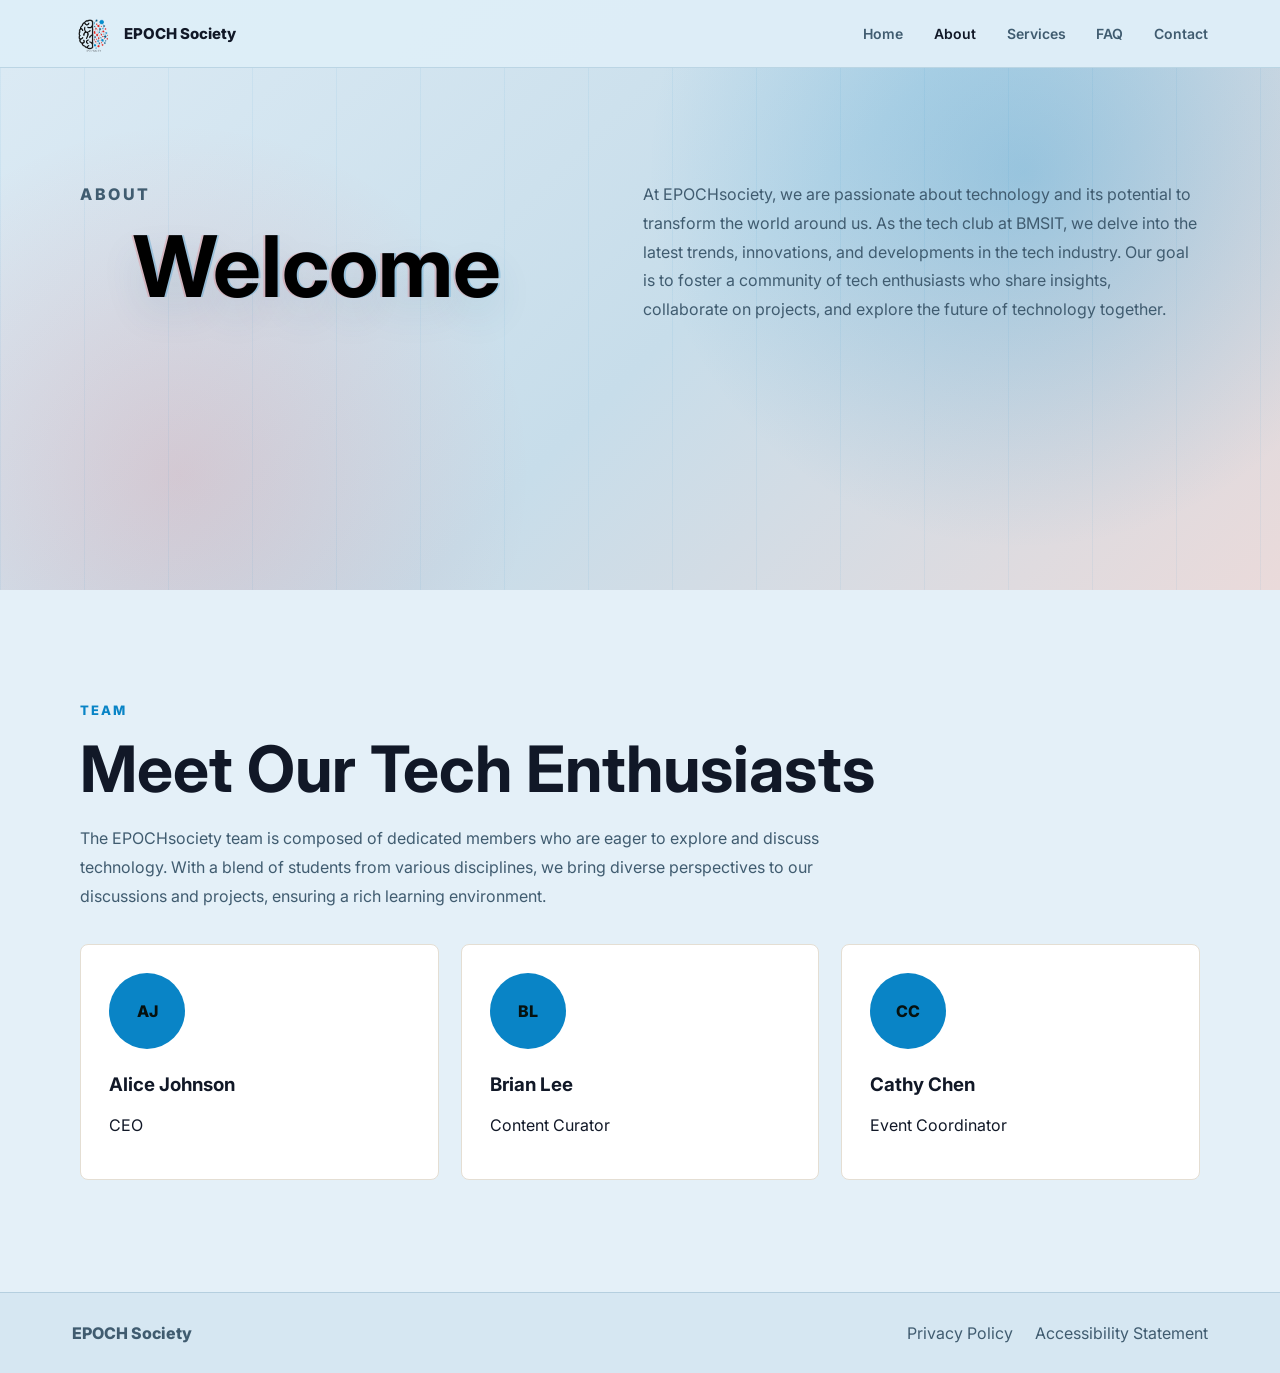
<file: https-mrofficialyt083-wixsite-com-epochbmsit-give/about.html>
<!DOCTYPE html>
<html lang="en">
<head>
  <meta charset="UTF-8">
  <meta name="viewport" content="width=device-width, initial-scale=1.0">
  <title>About | EPOCH Society</title>
  <link rel="preconnect" href="https://fonts.googleapis.com">
  <link rel="preconnect" href="https://fonts.gstatic.com" crossorigin>
  <link href="https://fonts.googleapis.com/css2?family=Inter:wght@400;500;600;700;800&display=swap" rel="stylesheet">
  <link rel="stylesheet" href="styles.css">
</head>
<body>
  <div class="loader" aria-hidden="true">
    <div class="loader-ring"></div>
    <img src="epoch-logo.png" alt="">
  </div>

  <header class="site-header">
    <a class="brand" href="index.html#home">
      <img src="epoch-logo.png" alt="EPOCH Society logo">
      <span>EPOCH Society</span>
    </a>
    <button class="menu-toggle" type="button" aria-label="Open navigation" aria-expanded="false">
      <span></span>
      <span></span>
      <span></span>
    </button>
    <nav class="nav-links" aria-label="Main navigation">
      <a href="index.html#home">Home</a>
      <a href="about.html" class="active">About</a>
      <a href="index.html#services">Services</a>
      <a href="index.html#faq">FAQ</a>
      <a href="index.html#contact">Contact</a>
    </nav>
  </header>

  <main>
    <section class="about-page section">
      <div class="section-inner split">
        <div>
          <p class="kicker">About</p>
          <h1>Welcome </h1>
        </div>
        <p>
          At EPOCHsociety, we are passionate about technology and its potential to transform the world around us.
          As the tech club at BMSIT, we delve into the latest trends, innovations, and developments in the tech industry.
          Our goal is to foster a community of tech enthusiasts who share insights, collaborate on projects, and explore
          the future of technology together.
        </p>
      </div>
    </section>

    <section class="team section">
      <div class="section-inner">
        <p class="kicker">Team</p>
        <h2>Meet Our Tech Enthusiasts</h2>
        <p class="team-intro">
          The EPOCHsociety team is composed of dedicated members who are eager to explore and discuss technology.
          With a blend of students from various disciplines, we bring diverse perspectives to our discussions and
          projects, ensuring a rich learning environment.
        </p>
        <div class="team-grid">
          <article>
            <div class="avatar">AJ</div>
            <h3>Alice Johnson</h3>
            <p>CEO</p>
          </article>
          <article>
            <div class="avatar">BL</div>
            <h3>Brian Lee</h3>
            <p>Content Curator</p>
          </article>
          <article>
            <div class="avatar">CC</div>
            <h3>Cathy Chen</h3>
            <p>Event Coordinator</p>
          </article>
        </div>
      </div>
    </section>
  </main>

  <footer class="site-footer">
    <p>EPOCH Society</p>
    <div>
      <a href="privacy-policy.html">Privacy Policy</a>
      <a href="accessibility-statement.html">Accessibility Statement</a>
    </div>
  </footer>

  <script src="script.js"></script>
</body>
</html>
</file>
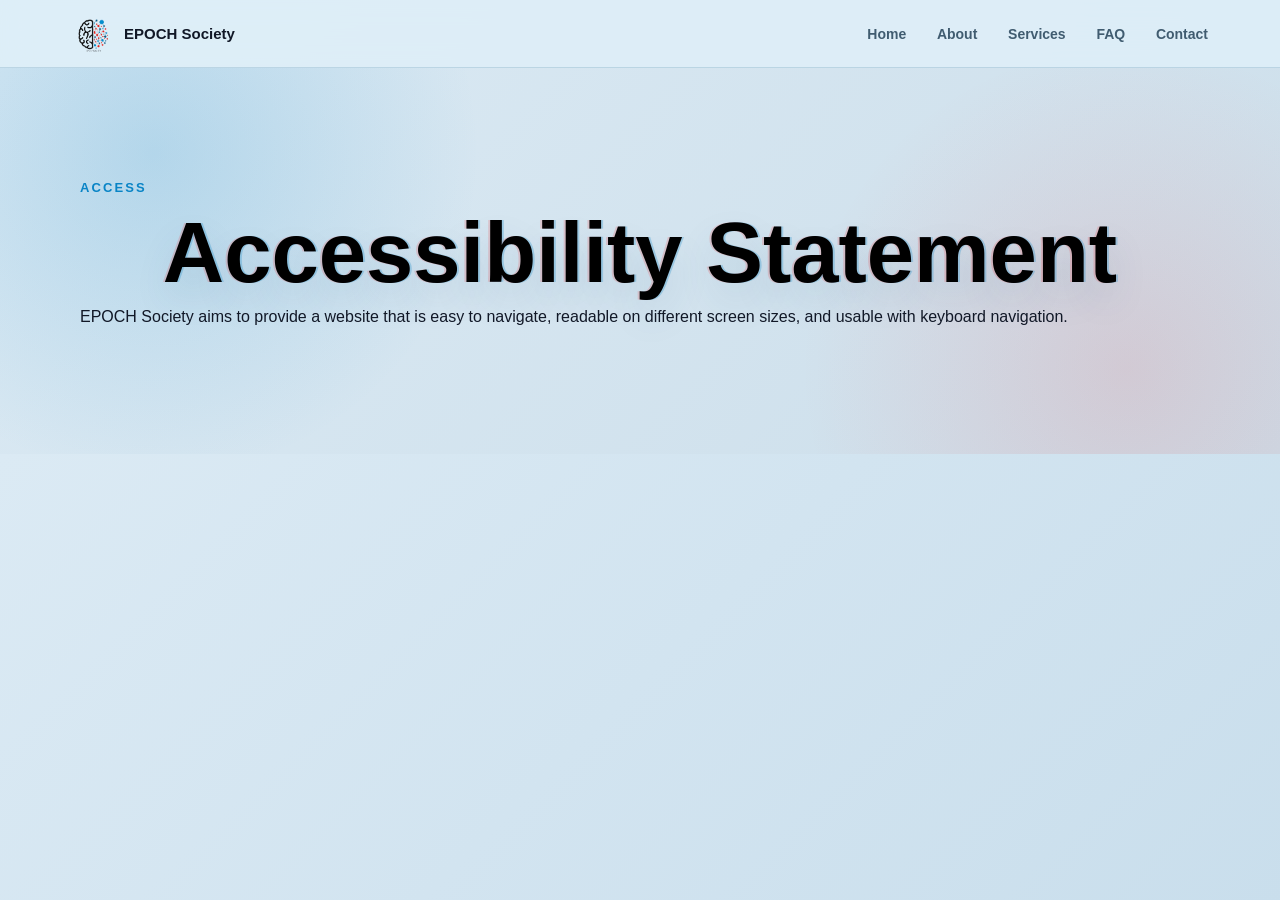
<file: https-mrofficialyt083-wixsite-com-epochbmsit-give/accessibility-statement.html>
<!DOCTYPE html>
<html lang="en">
<head>
  <meta charset="UTF-8">
  <meta name="viewport" content="width=device-width, initial-scale=1.0">
  <title>Accessibility Statement | EPOCH Society</title>
  <link rel="stylesheet" href="styles.css">
</head>
<body>
  <header class="site-header">
    <a class="brand" href="index.html#home">
      <img src="epoch-logo.png" alt="EPOCH Society logo">
      <span>EPOCH Society</span>
    </a>
    <button class="menu-toggle" type="button" aria-label="Open navigation" aria-expanded="false">
      <span></span>
      <span></span>
      <span></span>
    </button>
    <nav class="nav-links" aria-label="Main navigation">
      <a href="index.html#home">Home</a>
      <a href="about.html">About</a>
      <a href="index.html#services">Services</a>
      <a href="index.html#faq">FAQ</a>
      <a href="index.html#contact">Contact</a>
    </nav>
  </header>
  <main class="section about">
    <div class="section-inner">
      <p class="kicker">Access</p>
      <h1>Accessibility Statement</h1>
      <p>EPOCH Society aims to provide a website that is easy to navigate, readable on different screen sizes, and usable with keyboard navigation.</p>
    </div>
  </main>
  <script src="script.js"></script>
</body>
</html>
</file>
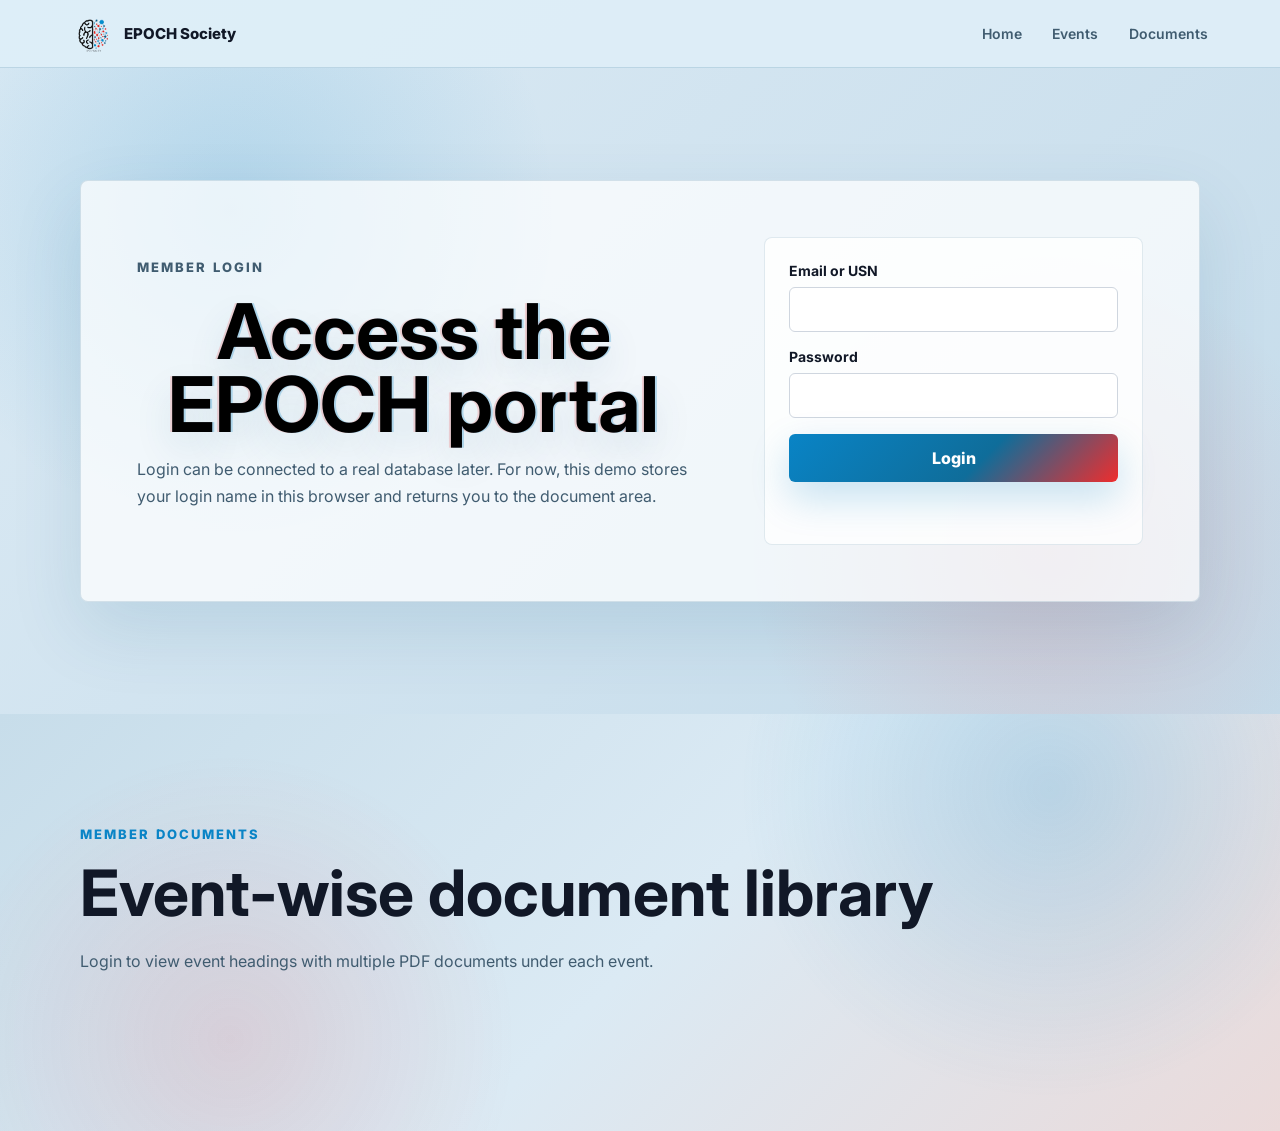
<file: https-mrofficialyt083-wixsite-com-epochbmsit-give/login.html>
<!DOCTYPE html>
<html lang="en">
<head>
  <meta charset="UTF-8">
  <meta name="viewport" content="width=device-width, initial-scale=1.0">
  <title>Login | EPOCH Society</title>
  <link rel="preconnect" href="https://fonts.googleapis.com">
  <link rel="preconnect" href="https://fonts.gstatic.com" crossorigin>
  <link href="https://fonts.googleapis.com/css2?family=Inter:wght@400;500;600;700;800&display=swap" rel="stylesheet">
  <link rel="stylesheet" href="styles.css">
</head>
<body>
  <div class="animated-bg" aria-hidden="true">
    <span></span>
    <span></span>
    <span></span>
    <span></span>
    <span></span>
    <span></span>
  </div>

  <header class="site-header">
    <a class="brand" href="index.html#home">
      <img src="epoch-logo.png" alt="EPOCH Society logo">
      <span>EPOCH Society</span>
    </a>
    <nav class="nav-links login-nav" aria-label="Login navigation">
      <a href="index.html#home">Home</a>
      <a href="index.html#upcoming-events">Events</a>
      <a href="#documents">Documents</a>
    </nav>
  </header>

  <main>
    <section id="login" class="login-section section">
      <div class="section-inner login-panel">
        <div>
          <p class="kicker">Member Login</p>
          <h1 class="login-title">Access the EPOCH portal</h1>
          <p>
            Login can be connected to a real database later. For now, this demo stores your login name in this browser
            and returns you to the document area.
          </p>
        </div>
        <form id="loginForm" class="login-form">
          <label>Email or USN
            <input type="text" name="loginId" required>
          </label>
          <label>Password
            <input type="password" name="password" required>
          </label>
          <button class="button primary" type="submit">Login</button>
          <p id="loginMessage" class="form-message" role="status"></p>
        </form>
      </div>
    </section>

    <section id="documents" class="documents-section section locked">
      <div class="section-inner">
        <div class="documents-header">
          <div>
            <p class="kicker">Member Documents</p>
            <h2>Event-wise document library</h2>
            <p class="documents-note">Login to view event headings with multiple PDF documents under each event.</p>
          </div>
          <button id="logoutButton" class="button ghost" type="button">Logout</button>
        </div>

        <div id="documentBoard" class="document-board" aria-live="polite"></div>
      </div>
    </section>
  </main>

  <script src="script.js"></script>
</body>
</html>
</file>
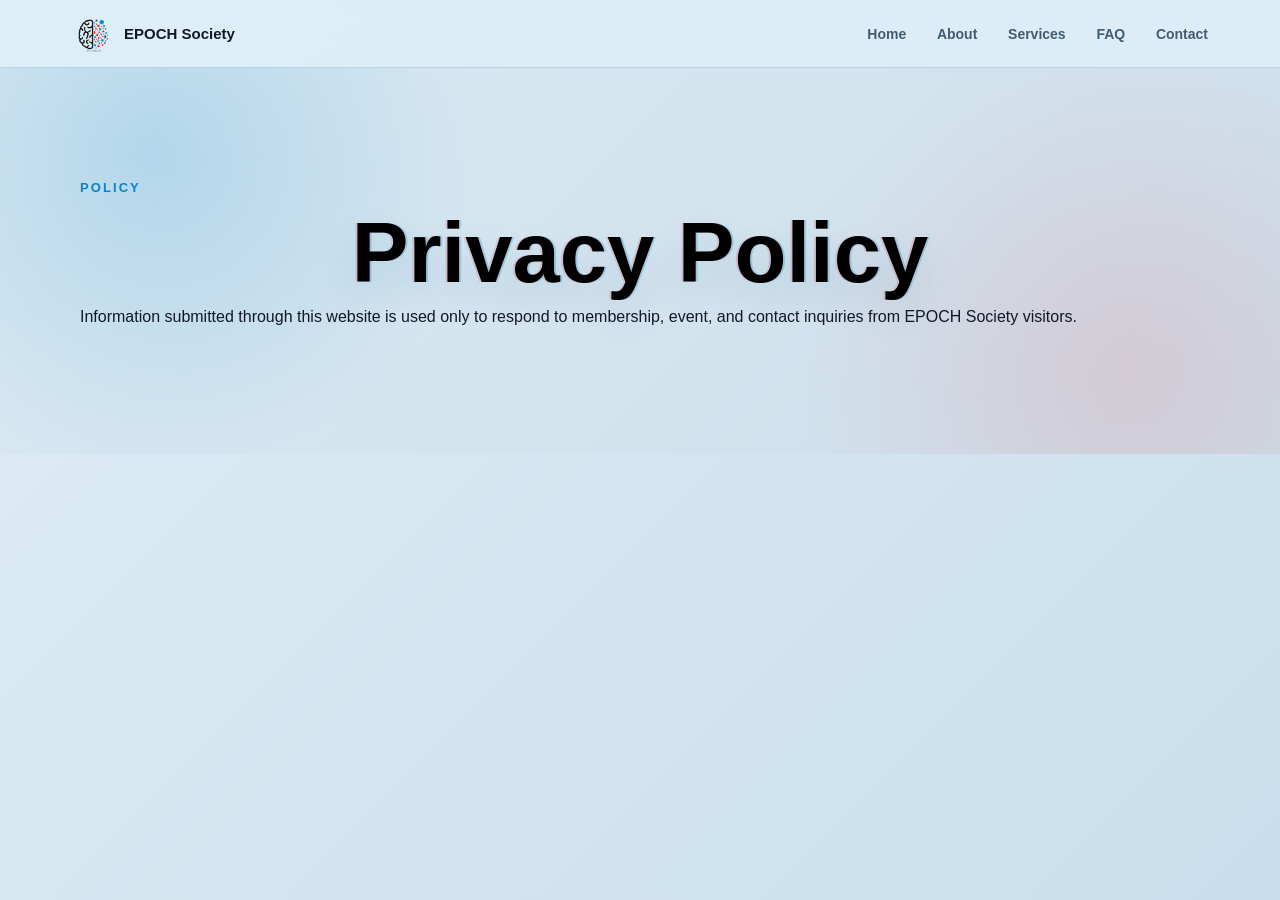
<file: https-mrofficialyt083-wixsite-com-epochbmsit-give/privacy-policy.html>
<!DOCTYPE html>
<html lang="en">
<head>
  <meta charset="UTF-8">
  <meta name="viewport" content="width=device-width, initial-scale=1.0">
  <title>Privacy Policy | EPOCH Society</title>
  <link rel="stylesheet" href="styles.css">
</head>
<body>
  <header class="site-header">
    <a class="brand" href="index.html#home">
      <img src="epoch-logo.png" alt="EPOCH Society logo">
      <span>EPOCH Society</span>
    </a>
    <button class="menu-toggle" type="button" aria-label="Open navigation" aria-expanded="false">
      <span></span>
      <span></span>
      <span></span>
    </button>
    <nav class="nav-links" aria-label="Main navigation">
      <a href="index.html#home">Home</a>
      <a href="about.html">About</a>
      <a href="index.html#services">Services</a>
      <a href="index.html#faq">FAQ</a>
      <a href="index.html#contact">Contact</a>
    </nav>
  </header>
  <main class="section about">
    <div class="section-inner">
      <p class="kicker">Policy</p>
      <h1>Privacy Policy</h1>
      <p>Information submitted through this website is used only to respond to membership, event, and contact inquiries from EPOCH Society visitors.</p>
    </div>
  </main>
  <script src="script.js"></script>
</body>
</html>
</file>
<file: https-mrofficialyt083-wixsite-com-epochbmsit-give/styles.css>
:root {
  --bg: #dbeaf4;
  --panel: #ffffff;
  --panel-2: #e4f0f8;
  --text: #111827;
  --muted: #344d60;
  --ink: #111827;
  --ink-muted: #405c70;
  --accent: #0984c6;
  --accent-dark: #07527a;
  --gold: #ef2d2d;
  --pink: #ff4a4a;
  --lime: #16a3d9;
  --rose: #dbeafe;
  --sky: #dff3ff;
  --line: rgba(8, 82, 122, 0.16);
}

* {
  box-sizing: border-box;
}

html {
  scroll-behavior: smooth;
}

body {
  margin: 0;
  font-family: Inter, Arial, sans-serif;
  color: var(--text);
  background: linear-gradient(135deg, #dbeaf4, #c9deec);
  animation: pageFade 900ms ease both;
}

.animated-bg {
  position: fixed;
  inset: 0;
  z-index: -1;
  overflow: hidden;
  pointer-events: none;
}

.animated-bg span {
  position: absolute;
  display: block;
  width: 18px;
  height: 18px;
  border-radius: 50%;
  background: rgba(9, 132, 198, 0.16);
  box-shadow: 0 0 42px rgba(9, 132, 198, 0.16);
  animation: driftDots 18s linear infinite;
}

.animated-bg span:nth-child(1) {
  left: 8%;
  top: 72%;
  width: 24px;
  height: 24px;
}

.animated-bg span:nth-child(2) {
  left: 28%;
  top: 18%;
  animation-delay: -5s;
  background: rgba(239, 45, 45, 0.12);
}

.animated-bg span:nth-child(3) {
  left: 52%;
  top: 82%;
  width: 14px;
  height: 14px;
  animation-delay: -9s;
}

.animated-bg span:nth-child(4) {
  left: 74%;
  top: 26%;
  width: 28px;
  height: 28px;
  animation-delay: -12s;
  background: rgba(239, 45, 45, 0.1);
}

.animated-bg span:nth-child(5) {
  left: 88%;
  top: 70%;
  animation-delay: -15s;
}

.animated-bg span:nth-child(6) {
  left: 42%;
  top: 48%;
  width: 10px;
  height: 10px;
  animation-delay: -3s;
}

.loader {
  position: fixed;
  inset: 0;
  z-index: 100;
  display: grid;
  place-items: center;
  background:
    radial-gradient(circle at 35% 35%, rgba(9, 132, 198, 0.34), transparent 28%),
    radial-gradient(circle at 70% 65%, rgba(239, 45, 45, 0.22), transparent 26%),
    linear-gradient(135deg, #dcecf6 0%, #bddbed 55%, #e9d8d8 100%);
  animation: loaderExit 2.35s ease forwards;
}

.loader img {
  width: min(280px, 58vw);
  border-radius: 18px;
  filter: drop-shadow(0 28px 48px rgba(8, 82, 122, 0.16));
  animation: logoPop 1.55s cubic-bezier(0.16, 1, 0.3, 1) both;
}

.loader-ring {
  position: absolute;
  width: min(360px, 72vw);
  aspect-ratio: 1;
  border: 2px solid rgba(9, 132, 198, 0.2);
  border-top-color: rgba(239, 45, 45, 0.55);
  border-radius: 50%;
  animation: spinRing 1.2s linear infinite;
}

a {
  color: inherit;
  text-decoration: none;
}

.site-header {
  position: sticky;
  top: 0;
  z-index: 20;
  display: flex;
  align-items: center;
  justify-content: space-between;
  gap: 24px;
  min-height: 68px;
  padding: 12px clamp(20px, 6vw, 72px);
  background: rgba(222, 238, 248, 0.92);
  border-bottom: 1px solid var(--line);
  backdrop-filter: blur(14px);
  animation: slideDown 700ms ease both;
}

.brand {
  display: inline-flex;
  align-items: center;
  gap: 10px;
  font-size: 15px;
  font-weight: 800;
  letter-spacing: 0;
}

.brand img {
  width: 42px;
  height: 42px;
  border-radius: 8px;
  object-fit: contain;
}

.nav-links {
  display: flex;
  align-items: center;
  gap: clamp(14px, 2.4vw, 34px);
  font-size: 14px;
  font-weight: 600;
}

.nav-links a {
  color: var(--ink-muted);
  transition: color 160ms ease;
}

.nav-links a:hover,
.nav-links a.active {
  color: var(--text);
}

.nav-dropdown {
  position: relative;
}

.dropdown-toggle {
  display: inline-grid;
  align-content: center;
  justify-items: center;
  gap: 5px;
  width: 46px;
  height: 42px;
  border: 1px solid rgba(8, 82, 122, 0.2);
  border-radius: 8px;
  color: var(--ink-muted);
  background: rgba(255, 255, 255, 0.34);
  font: inherit;
  font-weight: 700;
  cursor: pointer;
  backdrop-filter: blur(12px);
}

.dropdown-toggle span {
  width: 18px;
  height: 2px;
  border-radius: 99px;
  background: currentColor;
}

.dropdown-menu {
  position: absolute;
  top: calc(100% + 16px);
  right: 0;
  display: grid;
  min-width: 230px;
  padding: 10px;
  border: 1px solid var(--line);
  border-radius: 8px;
  background: rgba(220, 238, 248, 0.56);
  box-shadow: 0 24px 54px rgba(8, 82, 122, 0.16);
  backdrop-filter: blur(18px);
  opacity: 0;
  visibility: hidden;
  transform: translateY(10px);
  transition: opacity 180ms ease, transform 180ms ease, visibility 180ms ease;
}

.nav-dropdown.open .dropdown-menu,
.nav-dropdown:hover .dropdown-menu {
  opacity: 1;
  visibility: visible;
  transform: translateY(0);
}

.dropdown-menu a {
  padding: 12px 14px;
  border-radius: 6px;
}

.dropdown-menu a:hover {
  background: rgba(9, 132, 198, 0.1);
}

.menu-toggle {
  display: none;
  width: 42px;
  height: 42px;
  padding: 0;
  border: 1px solid var(--line);
  border-radius: 6px;
  background: transparent;
}

.menu-toggle span {
  display: block;
  width: 18px;
  height: 2px;
  margin: 4px auto;
  background: var(--text);
}

.section {
  padding: clamp(64px, 9vw, 112px) clamp(20px, 6vw, 72px);
}

.section-inner {
  width: min(1120px, 100%);
  margin: 0 auto;
}

.hero {
  position: relative;
  min-height: min(860px, calc(92vh - 68px));
  display: flex;
  align-items: center;
  justify-content: center;
  text-align: center;
  background:
    linear-gradient(90deg, rgba(220, 236, 246, 0.97), rgba(199, 224, 240, 0.88)),
    repeating-linear-gradient(90deg, rgba(9, 132, 198, 0.07) 0 1px, transparent 1px 84px),
    repeating-linear-gradient(0deg, rgba(9, 132, 198, 0.045) 0 1px, transparent 1px 64px),
    radial-gradient(circle at 78% 18%, rgba(9, 132, 198, 0.28), transparent 34%),
    radial-gradient(circle at 18% 82%, rgba(239, 45, 45, 0.16), transparent 30%),
    linear-gradient(135deg, #dbeaf4 0%, #bfd9ea 52%, #eadada 100%);
  overflow: hidden;
}

.hero.section {
  padding-top: clamp(34px, 5vw, 64px);
  padding-bottom: clamp(48px, 6vw, 76px);
}

.hero-content {
  position: relative;
  z-index: 1;
  width: min(980px, 100%);
  margin: 0 auto;
  animation: heroRise 950ms 180ms ease both;
}

.hero-logo {
  width: clamp(92px, 13vw, 150px);
  margin-bottom: 12px;
  border-radius: 16px;
  filter: drop-shadow(0 18px 32px rgba(8, 82, 122, 0.12));
}

.hero-orbit {
  position: absolute;
  border: 1px solid rgba(9, 132, 198, 0.18);
  border-radius: 50%;
  pointer-events: none;
}

.orbit-one {
  right: 10%;
  top: 15%;
  width: 180px;
  height: 180px;
  animation: floatOrbit 7s ease-in-out infinite;
}

.orbit-two {
  left: 8%;
  bottom: 18%;
  width: 130px;
  height: 130px;
  border-color: rgba(239, 45, 45, 0.2);
  animation: floatOrbit 8s 600ms ease-in-out infinite reverse;
}

.kicker {
  margin: 0 0 18px;
  color: var(--accent);
  font-size: 13px;
  font-weight: 800;
  letter-spacing: 0.16em;
  text-transform: uppercase;
}

h1,
h2,
h3,
h4,
p {
  margin-top: 0;
}

h1 {
  max-width: 100%;
  margin-bottom: 14px;
  font-size: 85px;
  line-height: 0.95;
  letter-spacing: 0;
  color: #000000;
  text-align: center;
  white-space: nowrap;
  text-shadow:
    2px 0 rgba(9, 132, 198, 0.26),
    -2px 0 rgba(239, 45, 45, 0.18),
    0 18px 38px rgba(8, 82, 122, 0.12);
}

.marquee {
  width: 100%;
  margin: 0;
  overflow: hidden;
  border-block: 1px solid rgba(0, 111, 168, 0.16);
  background: linear-gradient(90deg, rgba(9, 132, 198, 0.2), rgba(220, 238, 248, 0.78), rgba(239, 45, 45, 0.15));
}

.marquee-track {
  display: inline-flex;
  width: max-content;
  gap: 56px;
  padding: 14px 0;
  color: rgba(7, 82, 122, 0.68);
  font-size: clamp(18px, 3vw, 34px);
  font-weight: 800;
  text-transform: uppercase;
  animation: marqueeMove 30s linear infinite;
}

.hero-campus {
  margin-bottom: 12px;
  color: var(--accent-dark);
  text-shadow: 1px 0 rgba(13, 16, 17, 0.35);
  font-size: clamp(24px, 5vw, 58px);
  font-weight: 800;
}

.hero-tagline {
  margin-bottom: 24px;
  color: var(--accent-dark);
  font-size: clamp(24px, 4vw, 46px);
  font-weight: 700;
}

.hero-copy {
  margin-left: auto;
  margin-right: auto;
  max-width: 760px;
  color: var(--muted);
  font-size: 17px;
  line-height: 1.75;
}

.button {
  display: inline-flex;
  align-items: center;
  justify-content: center;
  min-height: 48px;
  padding: 0 28px;
  border: 0;
  border-radius: 6px;
  font: inherit;
  font-weight: 800;
  cursor: pointer;
}

.button.primary {
  color: #ffffff;
  background: linear-gradient(135deg, var(--accent), #0f6d9a 58%, var(--gold));
  box-shadow: 0 16px 38px rgba(9, 132, 198, 0.22);
}

.join-message {
  min-height: 24px;
  margin: 18px 0 0;
  color: var(--accent-dark);
  font-weight: 800;
}

.button.ghost {
  min-height: 44px;
  border: 1px solid rgba(8, 82, 122, 0.18);
  color: var(--accent-dark);
  background: rgba(255, 255, 255, 0.58);
}

.about,
.services {
  color: var(--ink);
  background: var(--panel-2);
}

.about {
  background:
    radial-gradient(circle at 12% 22%, rgba(9, 132, 198, 0.18), transparent 28%),
    radial-gradient(circle at 88% 78%, rgba(239, 45, 45, 0.12), transparent 28%),
    linear-gradient(135deg, #dbeaf4, #ccdeea);
}

.about-panel {
  display: grid;
  grid-template-columns: minmax(0, 0.8fr) minmax(0, 1.05fr);
  gap: clamp(28px, 6vw, 70px);
  align-items: center;
  padding: clamp(28px, 5vw, 56px);
  border: 1px solid rgba(8, 82, 122, 0.14);
  border-radius: 8px;
  background: rgba(255, 255, 255, 0.68);
  box-shadow: 0 28px 72px rgba(8, 82, 122, 0.12);
  backdrop-filter: blur(14px);
}

.about-heading h2 {
  margin-bottom: 0;
}

.about-copy {
  position: relative;
  padding-left: clamp(18px, 3vw, 34px);
  border-left: 4px solid var(--accent);
}

.about-copy p {
  color: var(--ink-muted);
  font-size: 17px;
  line-height: 1.8;
}

.about-copy p:last-of-type {
  margin-bottom: 24px;
}

.about-stats {
  display: flex;
  flex-wrap: wrap;
  gap: 10px;
}

.about-stats span {
  padding: 10px 14px;
  border: 1px solid rgba(8, 82, 122, 0.14);
  border-radius: 999px;
  color: var(--accent-dark);
  background: rgba(255, 255, 255, 0.78);
  font-size: 13px;
  font-weight: 800;
}

.split {
  display: grid;
  grid-template-columns: minmax(0, 0.85fr) minmax(0, 1fr);
  gap: clamp(32px, 8vw, 90px);
  align-items: start;
}

h2 {
  margin-bottom: 22px;
  font-size: clamp(34px, 5vw, 66px);
  line-height: 1.03;
  letter-spacing: 0;
}

.split p,
.benefit-grid p {
  color: var(--ink-muted);
  font-size: 16px;
  line-height: 1.8;
}

.testimonials {
  background: linear-gradient(135deg, #c9e5f6, #e0edf6 55%, #ead9d9);
}

.testimonial-grid,
.feature-grid,
.benefit-grid {
  display: grid;
  grid-template-columns: repeat(3, minmax(0, 1fr));
  gap: 22px;
  margin-top: 34px;
}

.testimonial-grid article,
.feature-grid article,
.benefit-grid article {
  min-height: 240px;
  padding: 28px;
  border-radius: 8px;
}

.testimonial-grid article,
.feature-grid article {
  background: rgba(255, 255, 255, 0.78);
  border: 1px solid var(--line);
  box-shadow: 0 18px 48px rgba(34, 55, 70, 0.08);
}

.testimonial-grid p,
.feature-grid p {
  color: var(--ink-muted);
  line-height: 1.7;
}

.testimonial-grid strong {
  color: var(--accent);
}

.how {
  background:
    repeating-linear-gradient(90deg, rgba(9, 132, 198, 0.05) 0 1px, transparent 1px 72px),
    linear-gradient(135deg, #dbeaf4, #cce2f0 58%, #eadada);
}

.upcoming-events {
  color: var(--ink);
  background:
    radial-gradient(circle at 12% 12%, rgba(9, 132, 198, 0.2), transparent 30%),
    linear-gradient(135deg, #c9deec, #dcebf4 48%, #eadada);
}

.event-list {
  display: grid;
  gap: 18px;
  margin-top: 34px;
}

.event-list article {
  display: grid;
  grid-template-columns: auto minmax(0, 1fr) auto;
  gap: 22px;
  align-items: center;
  padding: 22px;
  border: 1px solid rgba(8, 82, 122, 0.14);
  border-radius: 8px;
  background: rgba(255, 255, 255, 0.76);
  box-shadow: 0 18px 44px rgba(8, 82, 122, 0.1);
}

.event-date {
  display: grid;
  place-items: center;
  width: 76px;
  height: 76px;
  border-radius: 8px;
  color: #ffffff;
  background: linear-gradient(135deg, var(--accent), var(--gold));
}

.event-date span {
  font-size: 30px;
  font-weight: 800;
  line-height: 1;
}

.event-date small {
  font-weight: 800;
  text-transform: uppercase;
}

.event-list h3 {
  margin-bottom: 6px;
}

.event-list p {
  margin-bottom: 0;
  color: var(--ink-muted);
  line-height: 1.6;
}

.event-action {
  display: inline-flex;
  justify-content: center;
  min-width: 112px;
  padding: 12px 16px;
  border-radius: 6px;
  color: #ffffff;
  background: var(--accent-dark);
  font-weight: 800;
}

.past-events {
  color: var(--ink);
  background:
    radial-gradient(circle at 88% 18%, rgba(239, 45, 45, 0.14), transparent 28%),
    linear-gradient(135deg, #dcebf4, #c9deec);
}

.gallery-grid {
  display: grid;
  grid-template-columns: repeat(4, minmax(0, 1fr));
  gap: 18px;
  margin-top: 34px;
}

.gallery-grid article {
  position: relative;
  overflow: hidden;
  min-height: 310px;
  border-radius: 8px;
  background: #ffffff;
  box-shadow: 0 24px 54px rgba(8, 82, 122, 0.14);
}

.gallery-grid img {
  width: 100%;
  height: 100%;
  min-height: 310px;
  object-fit: cover;
  display: block;
  transition: transform 280ms ease;
}

.gallery-grid article:hover img {
  transform: scale(1.06);
}

.gallery-grid article div {
  position: absolute;
  left: 0;
  right: 0;
  bottom: 0;
  padding: 52px 18px 18px;
  color: #ffffff;
  background: linear-gradient(transparent, rgba(5, 32, 48, 0.86));
}

.gallery-grid h3,
.gallery-grid p {
  margin-bottom: 4px;
}

.gallery-grid p {
  color: rgba(255, 255, 255, 0.8);
}

.feature-grid span {
  color: var(--gold);
  font-size: 13px;
  font-weight: 800;
}

.feature-grid h3 {
  margin: 16px 0 8px;
  font-size: 25px;
}

.feature-grid h4 {
  color: var(--accent);
  font-size: 15px;
}

.benefit-grid article {
  min-height: 220px;
  background: #ffffff;
  border: 1px solid #e4ded3;
}

.benefit-grid h3 {
  color: var(--ink);
}

.past-members {
  color: var(--ink);
  background:
    radial-gradient(circle at 15% 18%, rgba(239, 45, 45, 0.16), transparent 28%),
    radial-gradient(circle at 85% 10%, rgba(9, 132, 198, 0.22), transparent 30%),
    linear-gradient(135deg, #dbeaf4, #ccdeea 45%, #eadada);
}

.member-grid {
  display: grid;
  grid-template-columns: repeat(4, minmax(0, 1fr));
  gap: 22px;
  margin-top: 34px;
}

.member-grid article {
  overflow: hidden;
  min-height: 330px;
  border: 1px solid rgba(0, 111, 168, 0.14);
  border-radius: 8px;
  background: rgba(255, 255, 255, 0.86);
  box-shadow: 0 22px 54px rgba(21, 96, 140, 0.12);
}

.member-grid img {
  display: block;
  width: 100%;
  aspect-ratio: 1 / 1;
  object-fit: cover;
}

.member-grid h3 {
  margin: 20px 20px 6px;
  color: var(--ink);
}

.member-grid p {
  margin: 0 20px 22px;
  color: var(--accent-dark);
  font-weight: 700;
}

.contact {
  background: #f2f7fb;
  color: var(--ink);
}

.login-section {
  color: var(--ink);
  background:
    radial-gradient(circle at 18% 22%, rgba(9, 132, 198, 0.18), transparent 28%),
    radial-gradient(circle at 82% 75%, rgba(239, 45, 45, 0.14), transparent 26%),
    linear-gradient(135deg, #dbeaf4, #c4dbea);
}

.login-panel {
  display: grid;
  grid-template-columns: minmax(0, 0.95fr) minmax(320px, 0.65fr);
  gap: clamp(28px, 6vw, 74px);
  align-items: center;
  padding: clamp(28px, 5vw, 56px);
  border: 1px solid rgba(8, 82, 122, 0.14);
  border-radius: 8px;
  background: rgba(255, 255, 255, 0.72);
  box-shadow: 0 28px 72px rgba(8, 82, 122, 0.12);
}

.login-title {
  max-width: 620px;
  white-space: normal;
  font-size: clamp(40px, 6vw, 78px);
}

.login-nav {
  justify-content: flex-end;
}

.login-panel p {
  color: var(--ink-muted);
  line-height: 1.7;
}

.login-form {
  display: grid;
  gap: 16px;
  padding: 24px;
  border: 1px solid rgba(8, 82, 122, 0.12);
  border-radius: 8px;
  background: rgba(255, 255, 255, 0.8);
}

.documents-section {
  color: var(--ink);
  background:
    radial-gradient(circle at 82% 18%, rgba(9, 132, 198, 0.18), transparent 28%),
    radial-gradient(circle at 18% 78%, rgba(239, 45, 45, 0.12), transparent 26%),
    linear-gradient(135deg, #c7ddea, #dbeaf4 52%, #eadada);
}

.documents-section.locked .document-board,
.documents-section.locked #logoutButton {
  display: none;
}

.documents-header {
  display: flex;
  justify-content: space-between;
  gap: 24px;
  align-items: start;
  margin-bottom: 28px;
}

.documents-note {
  max-width: 720px;
  color: var(--ink-muted);
  line-height: 1.7;
}

.document-board {
  display: grid;
  grid-template-columns: repeat(3, minmax(0, 1fr));
  gap: 18px;
  margin-top: 24px;
}

.document-card {
  padding: 22px;
  border: 1px solid rgba(8, 82, 122, 0.14);
  border-radius: 8px;
  background: rgba(255, 255, 255, 0.74);
  box-shadow: 0 20px 48px rgba(8, 82, 122, 0.1);
  backdrop-filter: blur(14px);
}

.document-card time {
  display: inline-flex;
  margin-bottom: 12px;
  padding: 7px 10px;
  border-radius: 999px;
  color: #ffffff;
  background: var(--accent-dark);
  font-size: 12px;
  font-weight: 800;
}

.document-card h3 {
  margin-bottom: 14px;
}

.document-card p {
  margin-bottom: 18px;
  color: var(--ink-muted);
  line-height: 1.6;
}

.pdf-link {
  display: inline-flex;
  padding: 12px 16px;
  border-radius: 6px;
  color: #ffffff;
  background: var(--accent-dark);
  font-weight: 800;
}

.about-page {
  min-height: 58vh;
  color: var(--ink);
  background:
    repeating-linear-gradient(90deg, rgba(9, 132, 198, 0.06) 0 1px, transparent 1px 84px),
    radial-gradient(circle at 80% 20%, rgba(9, 132, 198, 0.28), transparent 34%),
    radial-gradient(circle at 14% 78%, rgba(239, 45, 45, 0.14), transparent 30%),
    linear-gradient(135deg, #dbeaf4 0%, #c7ddea 52%, #eadada 100%);
}

.about-page .split p {
  color: var(--ink-muted);
}

.team {
  color: var(--ink);
  background: var(--panel-2);
}

.team-intro {
  max-width: 760px;
  color: var(--ink-muted);
  font-size: 16px;
  line-height: 1.8;
}

.team-grid {
  display: grid;
  grid-template-columns: repeat(3, minmax(0, 1fr));
  gap: 22px;
  margin-top: 34px;
}

.team-grid article {
  min-height: 220px;
  padding: 28px;
  border: 1px solid #e4ded3;
  border-radius: 8px;
  background: #ffffff;
}

.avatar {
  display: grid;
  place-items: center;
  width: 76px;
  height: 76px;
  margin-bottom: 24px;
  border-radius: 50%;
  color: #06110f;
  background: var(--accent);
  font-weight: 800;
}

.contact-list {
  display: grid;
  gap: 12px;
  padding: 0;
  margin: 28px 0 0;
  color: var(--ink-muted);
  list-style: none;
}

.contact-form {
  display: grid;
  gap: 16px;
  padding: clamp(22px, 4vw, 34px);
  border: 1px solid #e1e4e8;
  border-radius: 8px;
  background: #f3f8fb;
  box-shadow: 0 18px 48px rgba(21, 96, 140, 0.1);
}

.form-row {
  display: grid;
  grid-template-columns: 1fr 1fr;
  gap: 16px;
}

label {
  display: grid;
  gap: 8px;
  color: var(--ink);
  font-size: 14px;
  font-weight: 700;
}

input,
textarea {
  width: 100%;
  border: 1px solid #cfd6df;
  border-radius: 6px;
  padding: 13px 14px;
  color: var(--ink);
  background: #ffffff;
  font: inherit;
}

textarea {
  resize: vertical;
}

.form-message {
  min-height: 22px;
  margin: 0;
  color: var(--accent-dark);
  font-weight: 700;
}

.site-footer {
  display: flex;
  justify-content: space-between;
  gap: 24px;
  padding: 30px clamp(20px, 6vw, 72px);
  color: var(--ink-muted);
  background: #d6e7f2;
  border-top: 1px solid var(--line);
}

.section-inner > .kicker,
.section-inner > h2,
.section-inner > .testimonial-grid,
.section-inner > .feature-grid,
.section-inner > .benefit-grid,
.split > *,
.contact-form {
  animation: contentFloat 800ms ease both;
}

.testimonial-grid article,
.feature-grid article,
.benefit-grid article,
.team-grid article,
.member-grid article {
  transition: transform 180ms ease, box-shadow 180ms ease;
}

.testimonial-grid article:hover,
.feature-grid article:hover,
.benefit-grid article:hover,
.team-grid article:hover,
.member-grid article:hover {
  transform: translateY(-6px);
  box-shadow: 0 20px 48px rgba(34, 55, 70, 0.12);
}

@keyframes pageFade {
  from {
    opacity: 0;
  }
  to {
    opacity: 1;
  }
}

@keyframes slideDown {
  from {
    opacity: 0;
    transform: translateY(-16px);
  }
  to {
    opacity: 1;
    transform: translateY(0);
  }
}

@keyframes heroRise {
  from {
    opacity: 0;
    transform: translateY(34px);
  }
  to {
    opacity: 1;
    transform: translateY(0);
  }
}

@keyframes contentFloat {
  from {
    opacity: 0;
    transform: translateY(22px);
  }
  to {
    opacity: 1;
    transform: translateY(0);
  }
}

@keyframes marqueeMove {
  from {
    transform: translateX(0);
  }
  to {
    transform: translateX(-50%);
  }
}

@keyframes loaderExit {
  0%,
  72% {
    opacity: 1;
    visibility: visible;
  }
  100% {
    opacity: 0;
    visibility: hidden;
    pointer-events: none;
  }
}

@keyframes logoPop {
  0% {
    opacity: 0;
    transform: translateY(26px) scale(0.82);
  }
  58% {
    opacity: 1;
    transform: translateY(0) scale(1.04);
  }
  100% {
    opacity: 1;
    transform: translateY(0) scale(1);
  }
}

@keyframes spinRing {
  to {
    transform: rotate(360deg);
  }
}

@keyframes floatOrbit {
  0%,
  100% {
    transform: translateY(0) rotate(0deg);
  }
  50% {
    transform: translateY(-18px) rotate(10deg);
  }
}

@keyframes driftDots {
  0% {
    transform: translate3d(0, 0, 0) scale(1);
    opacity: 0.35;
  }
  50% {
    transform: translate3d(42px, -76px, 0) scale(1.45);
    opacity: 0.72;
  }
  100% {
    transform: translate3d(-22px, -150px, 0) scale(1);
    opacity: 0.2;
  }
}

.site-footer p {
  margin: 0;
  font-weight: 800;
}

.site-footer div {
  display: flex;
  gap: 22px;
}

.back-to-top {
  position: fixed;
  right: 22px;
  bottom: 22px;
  z-index: 30;
  width: 56px;
  height: 56px;
  border: 0;
  border-radius: 50%;
  color: #ffffff;
  background: linear-gradient(135deg, var(--accent), var(--gold));
  box-shadow: 0 18px 42px rgba(8, 82, 122, 0.22);
  font-weight: 800;
  cursor: pointer;
  opacity: 0;
  pointer-events: none;
  transform: translateY(12px);
  transition: opacity 180ms ease, transform 180ms ease;
}

.back-to-top.show {
  opacity: 1;
  pointer-events: auto;
  transform: translateY(0);
}

@media (max-width: 820px) {
  .menu-toggle {
    display: block;
  }

  .nav-links {
    position: absolute;
    left: 20px;
    right: 20px;
    top: 68px;
    display: none;
    flex-direction: column;
    align-items: stretch;
    gap: 0;
    padding: 12px;
    background: #d6e7f2;
    border: 1px solid var(--line);
    border-radius: 8px;
  }

  .nav-dropdown {
    width: 100%;
  }

  .dropdown-toggle {
    width: 100%;
    padding: 14px;
    text-align: left;
    border-radius: 8px;
  }

  .dropdown-toggle span {
    width: 18px;
    height: 2px;
    border-radius: 99px;
  }

  .dropdown-menu {
    position: static;
    display: none;
    min-width: 100%;
    margin-top: 4px;
    box-shadow: none;
    opacity: 1;
    visibility: visible;
    transform: none;
  }

  .nav-dropdown.open .dropdown-menu {
    display: grid;
  }

  .nav-links.open {
    display: flex;
  }

  .nav-links a {
    padding: 14px;
  }

  .split,
  .about-panel,
  .testimonial-grid,
  .feature-grid,
  .benefit-grid,
  .gallery-grid,
  .member-grid,
  .team-grid,
  .form-row,
  .login-panel,
  .document-board {
    grid-template-columns: 1fr;
  }

  .documents-header {
    display: grid;
  }

  .event-list article {
    grid-template-columns: 1fr;
  }

  .event-action {
    width: 100%;
  }

  .about-copy {
    padding-left: 0;
    border-left: 0;
  }

  .hero {
    min-height: auto;
  }

  h1 {
    font-size: clamp(34px, 12vw, 64px);
  }

  .site-footer {
    flex-direction: column;
  }

  .site-footer div {
    flex-direction: column;
    gap: 12px;
  }
}

@media (prefers-reduced-motion: reduce) {
  *,
  *::before,
  *::after {
    scroll-behavior: auto !important;
    animation-duration: 1ms !important;
    animation-iteration-count: 1 !important;
    transition-duration: 1ms !important;
  }
}
</file>
